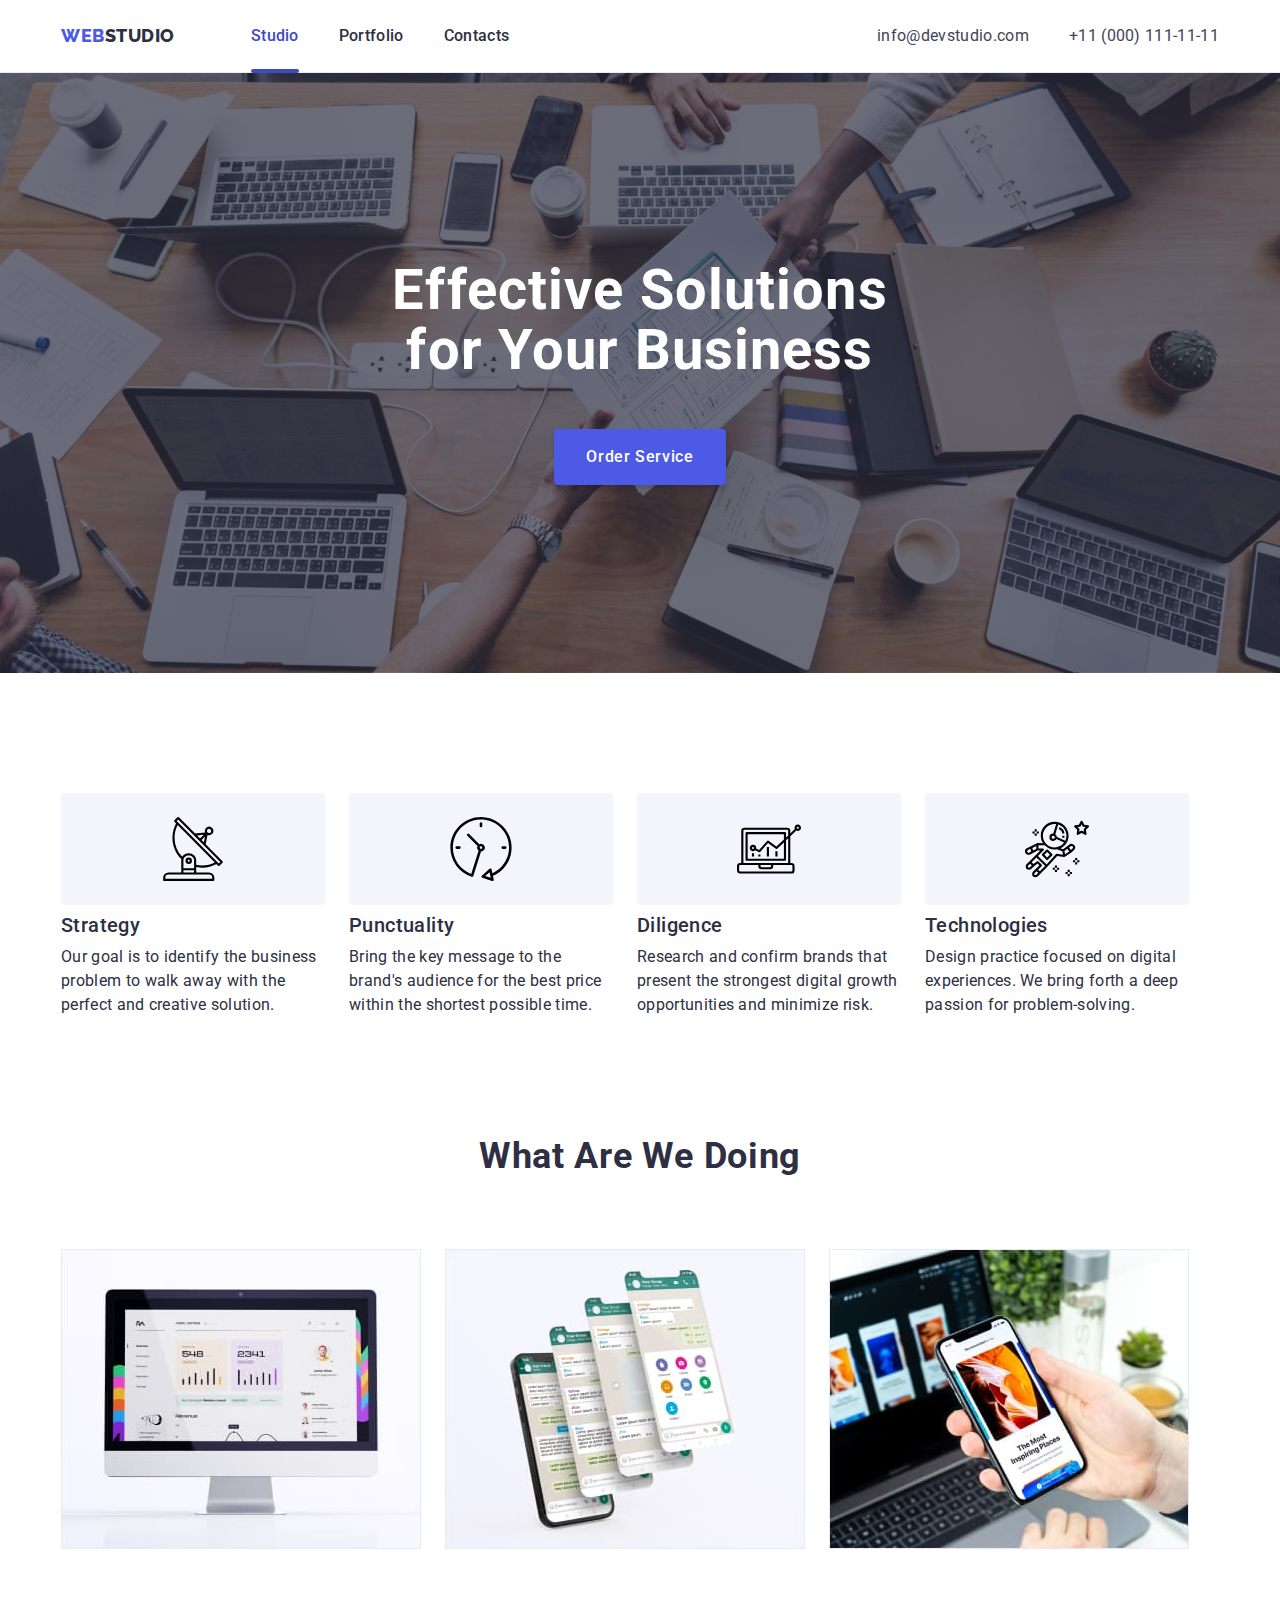
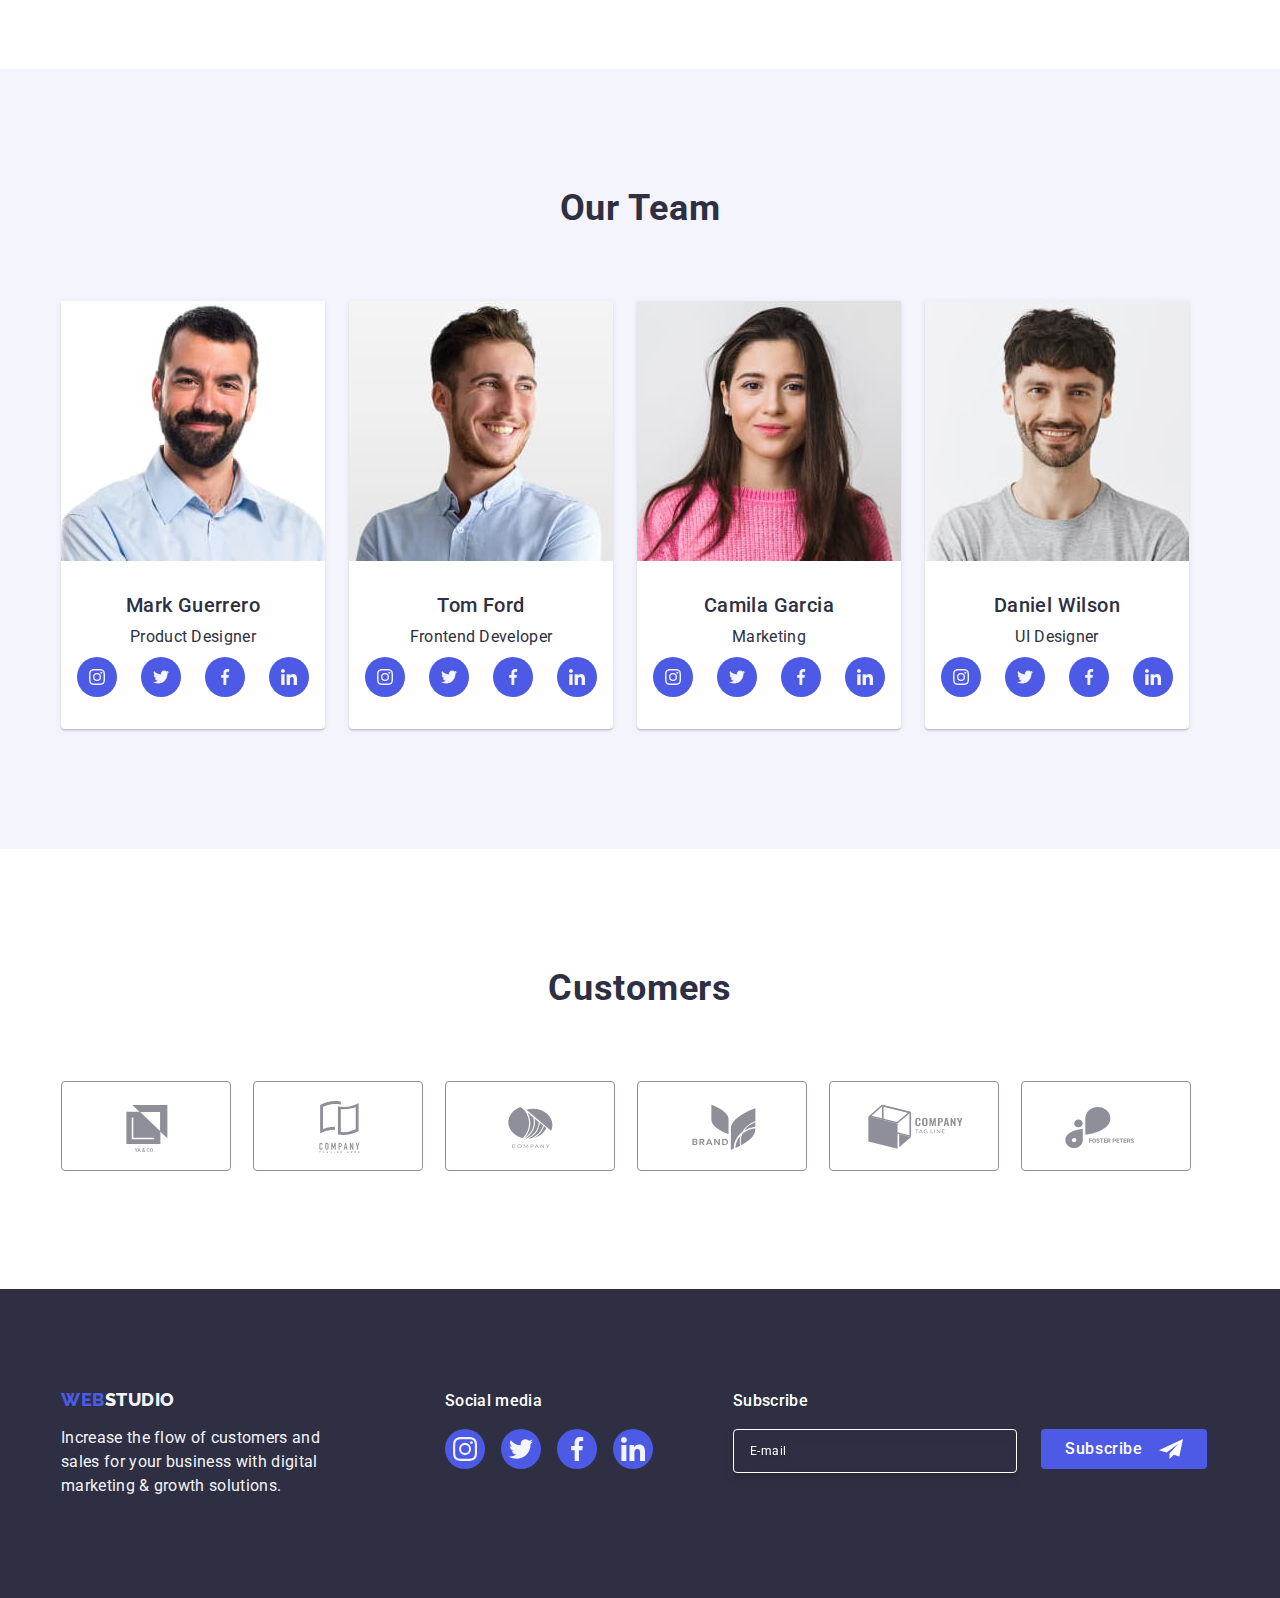
<file: index.html>
<!DOCTYPE html>
<html lang="en">
  <head>
    <meta charset="UTF-8" />
    <meta http-equiv="X-UA-Compatible" content="IE=edge" />
    <meta name="viewport" content="width=device-width, initial-scale=1.0" />
    <link rel="preconnect" href="https://fonts.googleapis.com" />
    <link rel="preconnect" href="https://fonts.gstatic.com" crossorigin />
    <link
      rel="stylesheet"
      href="https://fonts.googleapis.com/css2?family=Raleway:wght@800&family=Roboto:wght@400;500;700&display=swap"
    />
    <link
      rel="stylesheet"
      href="https://cdnjs.cloudflare.com/ajax/libs/modern-normalize/2.0.0/modern-normalize.min.css"
      integrity="sha512-4xo8blKMVCiXpTaLzQSLSw3KFOVPWhm/TRtuPVc4WG6kUgjH6J03IBuG7JZPkcWMxJ5huwaBpOpnwYElP/m6wg=="
      crossorigin="anonymous"
      referrerpolicy="no-referrer"
    />
    <link rel="stylesheet" href="./css/styles.css" />
    <title>Document</title>
  </head>

  <body>
    <header class="header">
      <div class="container">
        <nav class="site-nav">
          <a href="./index.html" class="logo link"
            >Web<span class="logo-word">Studio</span></a
          >
          <ul class="list">
            <li class="nav-link">
              <a href="./index.html" class="list-item current link">Studio</a>
            </li>
            <li class="nav-link">
              <a href="./portfolio.html" class="list-item link">Portfolio</a>
            </li>
            <li class="nav-link">
              <a href="" class="list-item link">Contacts</a>
            </li>
          </ul>
        </nav>

        <address class="address-nav">
          <ul class="list">
            <li class="list-item">
              <a href="mailto:info@devstudio.com" class="link"
                >info@devstudio.com</a
              >
            </li>
            <li class="list-item">
              <a href="tel:+110001111111" class="link">+11 (000) 111-11-11</a>
            </li>
          </ul>
        </address>
      </div>
    </header>

    <main>
      <section class="hero">
        <div class="hero-container container">
          <h1 class="header">Effective Solutions for Your Business</h1>
          <button type="button" class="button" data-modal-open>
            Order Service
          </button>
        </div>
      </section>

      <section class="traits">
        <div class="container">
          <h2 class="visually-hidden">Our traits</h2>
          <ul class="list">
            <li class="list-item">
              <div class="traits-icon-container">
                <svg class="traits-icon" width="64" height="64">
                  <use href="./images/icons.svg#strategy"></use>
                </svg>
              </div>
              <h3 class="header">Strategy</h3>
              <p class="paragraph">
                Our goal is to identify the business problem to walk away with
                the perfect and creative solution.
              </p>
            </li>
            <li class="list-item">
              <div class="traits-icon-container">
                <svg class="traits-icon" width="64" height="64">
                  <use href="./images/icons.svg#punctuality"></use>
                </svg>
              </div>
              <h3 class="header">Punctuality</h3>
              <p class="paragraph">
                Bring the key message to the brand's audience for the best price
                within the shortest possible time.
              </p>
            </li>
            <li class="list-item">
              <div class="traits-icon-container">
                <svg class="traits-icon" width="64" height="64">
                  <use href="./images/icons.svg#diligence"></use>
                </svg>
              </div>
              <h3 class="header">Diligence</h3>
              <p class="paragraph">
                Research and confirm brands that present the strongest digital
                growth opportunities and minimize risk.
              </p>
            </li>
            <li class="list-item">
              <div class="traits-icon-container">
                <svg class="traits-icon" width="64" height="64">
                  <use href="./images/icons.svg#technologies"></use>
                </svg>
              </div>
              <h3 class="header">Technologies</h3>
              <p class="paragraph">
                Design practice focused on digital experiences. We bring forth a
                deep passion for problem-solving.
              </p>
            </li>
          </ul>
        </div>
      </section>

      <section class="projects">
        <div class="container">
          <h2 class="header">What are we doing</h2>
          <ul class="list">
            <li class="projects-item">
              <img
                src="./images/what_we_doing_img_1.jpg"
                alt="Screen with charts"
                width="360"
              />
            </li>
            <li class="projects-item">
              <img
                src="./images/what_we_doing_img_2.jpg"
                alt="Smartphone with messenger"
                width="360"
              />
            </li>
            <li class="projects-item">
              <img
                src="./images/what_we_doing_img_3.jpg"
                alt="Smartphone and laptop demonstrating app"
                width="360"
              />
            </li>
          </ul>
        </div>
      </section>

      <section class="team">
        <div class="container">
          <h2 class="header">Our Team</h2>
          <ul class="list">
            <li class="member-card">
              <img
                src="./images/our_team_1.jpg"
                alt="Product Designer"
                width="264"
              />
              <div class="member-text">
                <h3 class="member-name">Mark Guerrero</h3>
                <p class="member-role">Product Designer</p>
                <ul class="member-icons">
                  <li class="member-icon-container">
                    <a href="instagram.com" class="member-icon-link">
                      <svg class="member-icon" width="16" height="16">
                        <use href="./images/icons.svg#instagram"></use>
                      </svg>
                    </a>
                  </li>
                  <li class="member-icon-container">
                    <a href="twitter.com" class="member-icon-link">
                      <svg class="member-icon" width="16" height="16">
                        <use href="./images/icons.svg#twitter"></use>
                      </svg>
                    </a>
                  </li>
                  <li class="member-icon-container">
                    <a href="facebook.com" class="member-icon-link">
                      <svg class="member-icon" width="16" height="16">
                        <use href="./images/icons.svg#facebook"></use>
                      </svg>
                    </a>
                  </li>
                  <li class="member-icon-container">
                    <a href="linkedin.com" class="member-icon-link">
                      <svg class="member-icon" width="16" height="16">
                        <use href="./images/icons.svg#linkedin"></use>
                      </svg>
                    </a>
                  </li>
                </ul>
              </div>
            </li>
            <li class="member-card">
              <img
                src="./images/our_team_2.jpg"
                alt="Frontend Developer"
                width="264"
              />
              <div class="member-text">
                <h3 class="member-name">Tom Ford</h3>
                <p class="member-role">Frontend Developer</p>
                <ul class="member-icons">
                  <li class="member-icon-container">
                    <a href="instagram.com" class="member-icon-link">
                      <svg class="member-icon" width="16" height="16">
                        <use href="./images/icons.svg#instagram"></use>
                      </svg>
                    </a>
                  </li>
                  <li class="member-icon-container">
                    <a href="twitter.com" class="member-icon-link">
                      <svg class="member-icon" width="16" height="16">
                        <use href="./images/icons.svg#twitter"></use>
                      </svg>
                    </a>
                  </li>
                  <li class="member-icon-container">
                    <a href="facebook.com" class="member-icon-link">
                      <svg class="member-icon" width="16" height="16">
                        <use href="./images/icons.svg#facebook"></use>
                      </svg>
                    </a>
                  </li>
                  <li class="member-icon-container">
                    <a href="linkedin.com" class="member-icon-link">
                      <svg class="member-icon" width="16" height="16">
                        <use href="./images/icons.svg#linkedin"></use>
                      </svg>
                    </a>
                  </li>
                </ul>
              </div>
            </li>
            <li class="member-card">
              <img src="./images/our_team_3.jpg" alt="Marketing" width="264" />
              <div class="member-text">
                <h3 class="member-name">Camila Garcia</h3>
                <p class="member-role">Marketing</p>
                <ul class="member-icons">
                  <li class="member-icon-container">
                    <a href="instagram.com" class="member-icon-link">
                      <svg class="member-icon" width="16" height="16">
                        <use href="./images/icons.svg#instagram"></use>
                      </svg>
                    </a>
                  </li>
                  <li class="member-icon-container">
                    <a href="twitter.com" class="member-icon-link">
                      <svg class="member-icon" width="16" height="16">
                        <use href="./images/icons.svg#twitter"></use>
                      </svg>
                    </a>
                  </li>
                  <li class="member-icon-container">
                    <a href="facebook.com" class="member-icon-link">
                      <svg class="member-icon" width="16" height="16">
                        <use href="./images/icons.svg#facebook"></use>
                      </svg>
                    </a>
                  </li>
                  <li class="member-icon-container">
                    <a href="linkedin.com" class="member-icon-link">
                      <svg class="member-icon" width="16" height="16">
                        <use href="./images/icons.svg#linkedin"></use>
                      </svg>
                    </a>
                  </li>
                </ul>
              </div>
            </li>
            <li class="member-card">
              <img
                src="./images/our_team_4.jpg"
                alt="UI Designer"
                width="264"
              />
              <div class="member-text">
                <h3 class="member-name">Daniel Wilson</h3>
                <p class="member-role">UI Designer</p>
                <ul class="member-icons">
                  <li class="member-icon-container">
                    <a href="instagram.com" class="member-icon-link">
                      <svg class="member-icon" width="16" height="16">
                        <use href="./images/icons.svg#instagram"></use>
                      </svg>
                    </a>
                  </li>
                  <li class="member-icon-container">
                    <a href="twitter.com" class="member-icon-link">
                      <svg class="member-icon" width="16" height="16">
                        <use href="./images/icons.svg#twitter"></use>
                      </svg>
                    </a>
                  </li>
                  <li class="member-icon-container">
                    <a href="facebook.com" class="member-icon-link">
                      <svg class="member-icon" width="16" height="16">
                        <use href="./images/icons.svg#facebook"></use>
                      </svg>
                    </a>
                  </li>
                  <li class="member-icon-container">
                    <a href="linkedin.com" class="member-icon-link">
                      <svg class="member-icon" width="16" height="16">
                        <use href="./images/icons.svg#linkedin"></use>
                      </svg>
                    </a>
                  </li>
                </ul>
              </div>
            </li>
          </ul>
        </div>
      </section>

      <section class="customers">
        <div class="container">
          <h2 class="header">Customers</h2>
          <ul class="customers-list">
            <li class="customer-icon-container">
              <a href="" class="customer-icon-link link">
                <svg class="customer-icon" width="104" height="56">
                  <use href="./images/icons.svg#customer_1"></use>
                </svg>
              </a>
            </li>
            <li class="customer-icon-container">
              <a href="" class="customer-icon-link link">
                <svg class="customer-icon" width="104" height="56">
                  <use href="./images/icons.svg#customer_2"></use>
                </svg>
              </a>
            </li>
            <li class="customer-icon-container">
              <a href="" class="customer-icon-link link">
                <svg class="customer-icon" width="104" height="56">
                  <use href="./images/icons.svg#customer_3"></use>
                </svg>
              </a>
            </li>
            <li class="customer-icon-container">
              <a href="" class="customer-icon-link link">
                <svg class="customer-icon" width="104" height="56">
                  <use href="./images/icons.svg#customer_4"></use>
                </svg>
              </a>
            </li>
            <li class="customer-icon-container">
              <a href="" class="customer-icon-link link">
                <svg class="customer-icon" width="104" height="56">
                  <use href="./images/icons.svg#customer_5"></use>
                </svg>
              </a>
            </li>
            <li class="customer-icon-container">
              <a href="" class="customer-icon-link link">
                <svg class="customer-icon" width="104" height="56">
                  <use href="./images/icons.svg#customer_6"></use>
                </svg>
              </a>
            </li>
          </ul>
        </div>
      </section>
    </main>

    <footer class="footer">
      <div class="container">
        <div class="footer-left">
          <a href="./index.html" class="logo link"
            >Web<span class="logo-word">Studio</span></a
          >
          <p class="footer-text">
            Increase the flow of customers and sales for your business with
            digital marketing & growth solutions.
          </p>
        </div>
        <div class="footer-socials">
          <p class="footer-header">Social media</p>
          <ul class="footer-socials-icons list">
            <li class="footer-icon-container">
              <a href="instagram.com" class="footer-icon-link">
                <svg class="footer-icon" width="24" height="24">
                  <use href="./images/icons.svg#instagram"></use>
                </svg>
              </a>
            </li>
            <li class="footer-icon-container">
              <a href="twitter.com" class="footer-icon-link">
                <svg class="footer-icon" width="24" height="24">
                  <use href="./images/icons.svg#twitter"></use>
                </svg>
              </a>
            </li>
            <li class="footer-icon-container">
              <a href="facebook.com" class="footer-icon-link">
                <svg class="footer-icon" width="24" height="24">
                  <use href="./images/icons.svg#facebook"></use>
                </svg>
              </a>
            </li>
            <li class="footer-icon-container">
              <a href="linkedin.com" class="footer-icon-link">
                <svg class="footer-icon" width="24" height="24">
                  <use href="./images/icons.svg#linkedin"></use>
                </svg>
              </a>
            </li>
          </ul>
        </div>
        <div class="footer-form-div">
          <p class="footer-header">Subscribe</p>
          <form class="footer-form">
            <label class="footer-submit">
              <input
                class="footer-input"
                type="email"
                name="email"
                placeholder="E-mail"
              />
            </label>
            <button class="button" type="submit">
              Subscribe
              <svg class="footer-button-icon" width="24" height="24">
                <use href="./images/icons.svg#telegram"></use>
              </svg>
            </button>
          </form>
        </div>
      </div>
    </footer>

    <div class="backdrop is-hidden" data-modal>
      <div class="modal">
        <button type="button" class="modal-button" data-modal-close>
          <svg class="modal-x" width="8" height="8">
            <use href="./images/icons.svg#x"></use>
          </svg>
        </button>
        <p class="form-header">Leave your contacts and we will call you back</p>
        <form class="modal-form" autocomplete="off">
          <div class="form-field">
            <label for="user-name" class="field-label">Name</label>
            <div class="input-icon-container">
              <input
                class="form-input"
                type="text"
                name="user-name"
                id="user-name"
              />
              <svg class="form-input-icon" width="18" height="24">
                <use href="./images/icons.svg#name"></use>
              </svg>
            </div>
          </div>

          <div class="form-field">
            <label for="phone" class="field-label">Phone</label>
            <div class="input-icon-container">
              <input class="form-input" type="tel" name="phone" id="phone" />
              <svg class="form-input-icon" width="18" height="24">
                <use href="./images/icons.svg#phone"></use>
              </svg>
            </div>
          </div>

          <div class="form-field">
            <label for="email" class="field-label">Email</label>
            <div class="input-icon-container">
              <input class="form-input" type="email" name="email" id="email" />
              <svg class="form-input-icon" width="18" height="24">
                <use href="./images/icons.svg#email"></use>
              </svg>
            </div>
          </div>

          <div class="form-field comment">
            <label for="user-comment" class="field-label"> Comment </label>
            <textarea
              class="textarea"
              name="user-comment"
              id="user-comment"
              placeholder="Text input"
            ></textarea>
          </div>

          <div class="form-checkbox">
            <input
              class="checkbox visually-hidden"
              type="checkbox"
              name="user-privacy"
              id="user-privacy"
              value="true"
            />
            <label for="user-privacy" class="field-label checkbox-label">
              <span class="form-checkbox-input">
                <svg class="form-checkbox-icon" width="10" height="8">
                  <use href="./images/icons.svg#checkbox"></use>
                </svg> </span
              >I accept the terms and conditions of the<a
                href="#"
                class="pp-link"
                >Privacy Policy</a
              ></label
            >
          </div>

          <button class="button" type="submit">Send</button>
        </form>
      </div>
    </div>

    <script src="./js/modal.js"></script>
  </body>
</html>
</file>
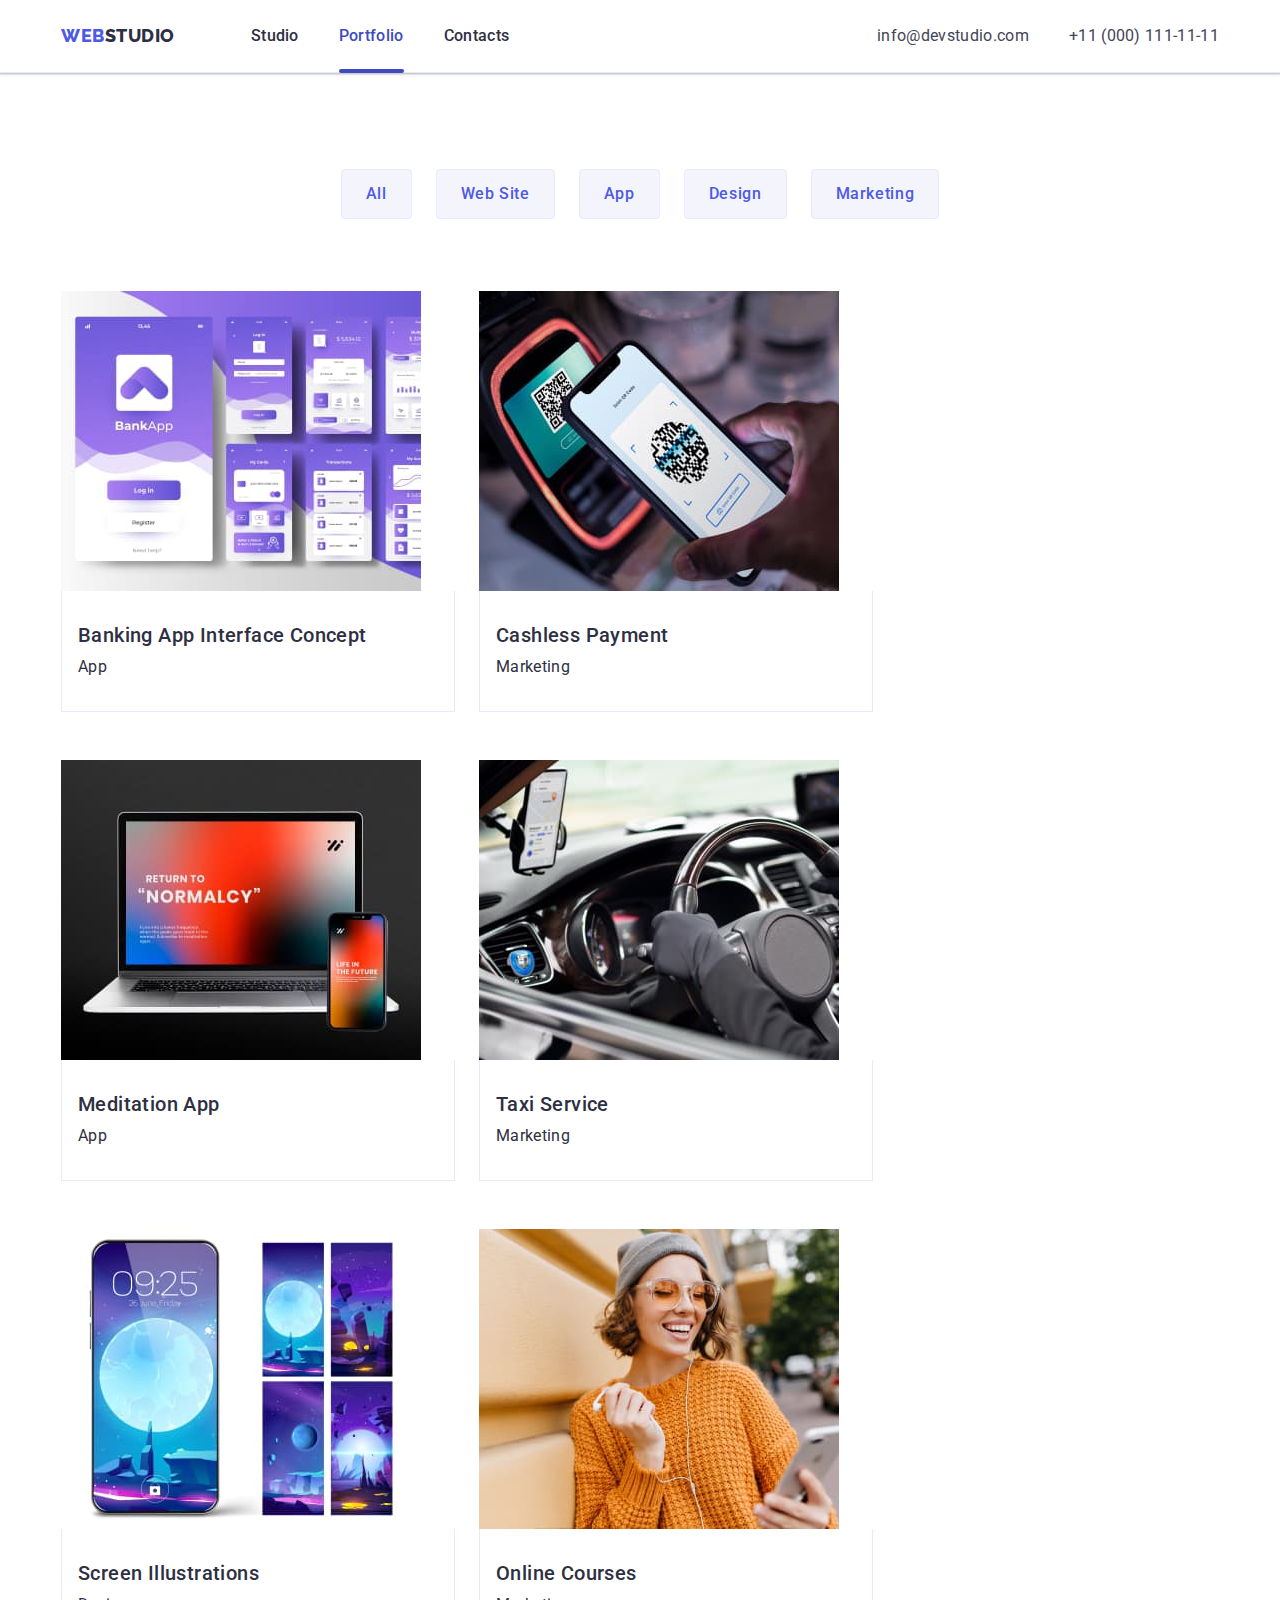
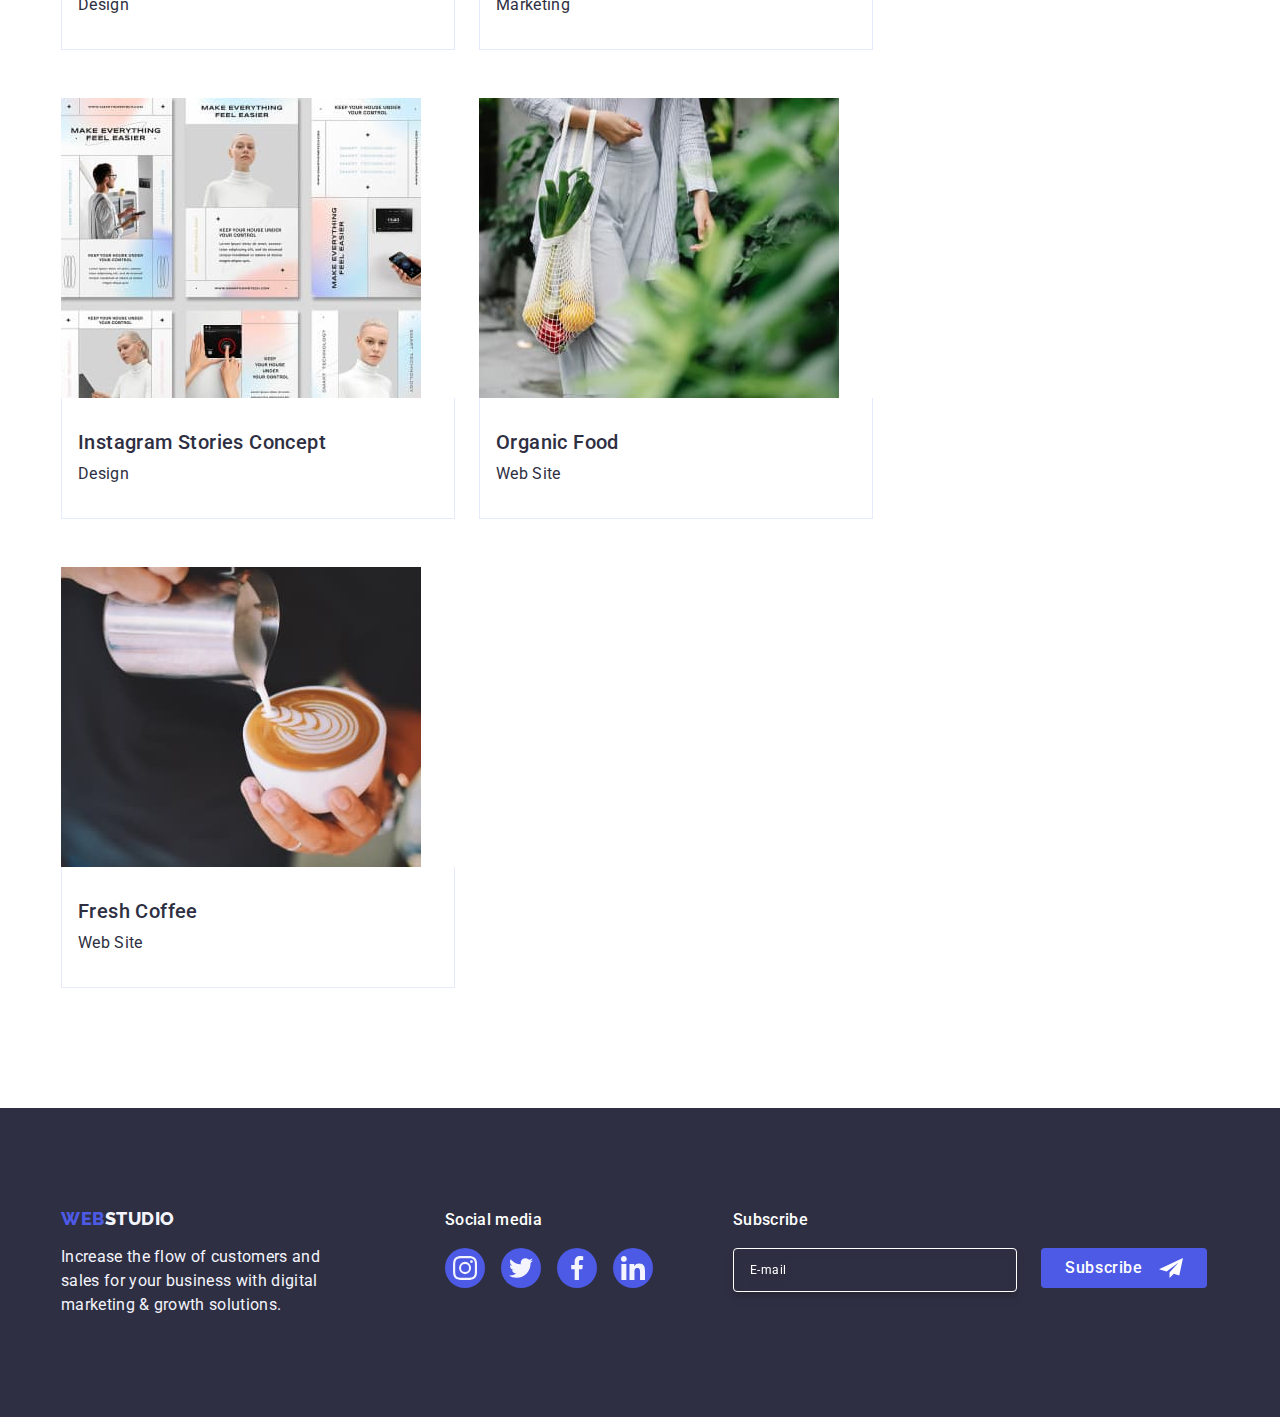
<file: portfolio.html>
<!DOCTYPE html>
<html lang="en">
  <head>
    <meta charset="UTF-8" />
    <meta http-equiv="X-UA-Compatible" content="IE=edge" />
    <meta name="viewport" content="width=device-width, initial-scale=1.0" />
    <link rel="preconnect" href="https://fonts.googleapis.com" />
    <link rel="preconnect" href="https://fonts.gstatic.com" crossorigin />
    <link
      rel="stylesheet"
      href="https://fonts.googleapis.com/css2?family=Raleway:wght@800&family=Roboto:wght@400;500;700&display=swap"
    />
    <link
      rel="stylesheet"
      href="https://cdnjs.cloudflare.com/ajax/libs/modern-normalize/2.0.0/modern-normalize.min.css"
      integrity="sha512-4xo8blKMVCiXpTaLzQSLSw3KFOVPWhm/TRtuPVc4WG6kUgjH6J03IBuG7JZPkcWMxJ5huwaBpOpnwYElP/m6wg=="
      crossorigin="anonymous"
      referrerpolicy="no-referrer"
    />
    <link rel="stylesheet" href="./css/styles.css" />
    <title>Document</title>
  </head>

  <body>
    <header class="header">
      <div class="container">
        <nav class="site-nav">
          <a href="./index.html" class="logo link"
            >Web<span class="logo-word">Studio</span></a
          >
          <ul class="list">
            <li>
              <a href="./index.html" class="list-item link">Studio</a>
            </li>
            <li>
              <a href="./portfolio.html" class="list-item current link"
                >Portfolio</a
              >
            </li>
            <li>
              <a href="" class="list-item link">Contacts</a>
            </li>
          </ul>
        </nav>

        <address class="address-nav">
          <ul class="list">
            <li class="list-item">
              <a href="mailto:info@devstudio.com" class="link"
                >info@devstudio.com</a
              >
            </li>
            <li class="list-item">
              <a href="tel:+110001111111" class="link">+11 (000) 111-11-11</a>
            </li>
          </ul>
        </address>
      </div>
    </header>

    <main>
      <section class="portfolio">
        <div class="container">
          <h1 class="visually-hidden">Portfolio</h1>
          <ul class="button-list list">
            <li>
              <button type="button" class="filter-button">All</button>
            </li>
            <li>
              <button type="button" class="filter-button">Web Site</button>
            </li>
            <li>
              <button type="button" class="filter-button">App</button>
            </li>
            <li>
              <button type="button" class="filter-button">Design</button>
            </li>
            <li>
              <button type="button" class="filter-button">Marketing</button>
            </li>
          </ul>

          <ul class="projects-list list">
            <li class="portfolio-item">
              <a href="" class="link">
                <div class="portfolio-item-thumb">
                  <img
                    src="./images/banking_app.jpg"
                    alt="Banking App Interface Concept"
                    width="360"
                    class="portfolio-item-image"
                  />
                  <p class="portfolio-item-overlay">
                    14 Stylish and User-Friendly App Design Concepts · Task
                    Manager App · Calorie Tracker App · Exotic Fruit Ecommerce
                    App · Cloud Storage App
                  </p>
                </div>
                <div class="portfolio-item-text">
                  <h2 class="header">Banking App Interface Concept</h2>
                  <p class="text">App</p>
                </div>
              </a>
            </li>
            <li class="portfolio-item">
              <a href="" class="link">
                <div class="portfolio-item-thumb">
                  <img
                    src="./images/cashless_payment.jpg"
                    alt="Cashless Payment"
                    width="360"
                    class="portfolio-item-image"
                  />
                  <p class="portfolio-item-overlay">
                    14 Stylish and User-Friendly App Design Concepts · Task
                    Manager App · Calorie Tracker App · Exotic Fruit Ecommerce
                    App · Cloud Storage App
                  </p>
                </div>
                <div class="portfolio-item-text">
                  <h2 class="header">Cashless Payment</h2>
                  <p class="text">Marketing</p>
                </div>
              </a>
            </li>
            <li class="portfolio-item">
              <a href="" class="link">
                <div class="portfolio-item-thumb">
                  <img
                    src="./images/meditation_app.jpg"
                    alt="Meditation App"
                    width="360"
                    class="portfolio-item-image"
                  />
                  <p class="portfolio-item-overlay">
                    14 Stylish and User-Friendly App Design Concepts · Task
                    Manager App · Calorie Tracker App · Exotic Fruit Ecommerce
                    App · Cloud Storage App
                  </p>
                </div>
                <div class="portfolio-item-text">
                  <h2 class="header">Meditation App</h2>
                  <p class="text">App</p>
                </div>
              </a>
            </li>
            <li class="portfolio-item">
              <a href="" class="link">
                <div class="portfolio-item-thumb">
                  <img
                    src="./images/taxi_service.jpg"
                    alt="Taxi Service"
                    width="360"
                    class="portfolio-item-image"
                  />
                  <p class="portfolio-item-overlay">
                    14 Stylish and User-Friendly App Design Concepts · Task
                    Manager App · Calorie Tracker App · Exotic Fruit Ecommerce
                    App · Cloud Storage App
                  </p>
                </div>
                <div class="portfolio-item-text">
                  <h2 class="header">Taxi Service</h2>
                  <p class="text">Marketing</p>
                </div>
              </a>
            </li>
            <li class="portfolio-item">
              <a href="" class="link">
                <div class="portfolio-item-thumb">
                  <img
                    src="./images/screen_illustrations.jpg"
                    alt="Screen Illustrations"
                    width="360"
                    class="portfolio-item-image"
                  />
                  <p class="portfolio-item-overlay">
                    14 Stylish and User-Friendly App Design Concepts · Task
                    Manager App · Calorie Tracker App · Exotic Fruit Ecommerce
                    App · Cloud Storage App
                  </p>
                </div>
                <div class="portfolio-item-text">
                  <h2 class="header">Screen Illustrations</h2>
                  <p class="text">Design</p>
                </div>
              </a>
            </li>
            <li class="portfolio-item">
              <a href="" class="link">
                <div class="portfolio-item-thumb">
                  <img
                    src="./images/online_courses.jpg"
                    alt="Online Courses"
                    width="360"
                    class="portfolio-item-image"
                  />
                  <p class="portfolio-item-overlay">
                    14 Stylish and User-Friendly App Design Concepts · Task
                    Manager App · Calorie Tracker App · Exotic Fruit Ecommerce
                    App · Cloud Storage App
                  </p>
                </div>
                <div class="portfolio-item-text">
                  <h2 class="header">Online Courses</h2>
                  <p class="text">Marketing</p>
                </div>
              </a>
            </li>
            <li class="portfolio-item">
              <a href="" class="link">
                <div class="portfolio-item-thumb">
                  <img
                    src="./images/instagram_stories.jpg"
                    alt="Instagram Stories Concept"
                    width="360"
                    class="portfolio-item-image"
                  />
                  <p class="portfolio-item-overlay">
                    14 Stylish and User-Friendly App Design Concepts · Task
                    Manager App · Calorie Tracker App · Exotic Fruit Ecommerce
                    App · Cloud Storage App
                  </p>
                </div>
                <div class="portfolio-item-text">
                  <h2 class="header">Instagram Stories Concept</h2>
                  <p class="text">Design</p>
                </div>
              </a>
            </li>
            <li class="portfolio-item">
              <a href="" class="link">
                <div class="portfolio-item-thumb">
                  <img
                    src="./images/organic_food.jpg"
                    alt="Organic Food"
                    width="360"
                    class="portfolio-item-image"
                  />
                  <p class="portfolio-item-overlay">
                    14 Stylish and User-Friendly App Design Concepts · Task
                    Manager App · Calorie Tracker App · Exotic Fruit Ecommerce
                    App · Cloud Storage App
                  </p>
                </div>
                <div class="portfolio-item-text">
                  <h2 class="header">Organic Food</h2>
                  <p class="text">Web Site</p>
                </div>
              </a>
            </li>
            <li class="portfolio-item">
              <a href="" class="link">
                <div class="portfolio-item-thumb">
                  <img
                    src="./images/fresh_coffee.jpg"
                    alt="Fresh Coffee"
                    width="360"
                    class="portfolio-item-image"
                  />
                  <p class="portfolio-item-overlay">
                    14 Stylish and User-Friendly App Design Concepts · Task
                    Manager App · Calorie Tracker App · Exotic Fruit Ecommerce
                    App · Cloud Storage App
                  </p>
                </div>
                <div class="portfolio-item-text">
                  <h2 class="header">Fresh Coffee</h2>
                  <p class="text">Web Site</p>
                </div>
              </a>
            </li>
          </ul>
        </div>
      </section>
    </main>

    <footer class="footer">
      <div class="container">
        <div class="footer-left">
          <a href="./index.html" class="logo link"
            >Web<span class="logo-word">Studio</span></a
          >
          <p class="footer-text">
            Increase the flow of customers and sales for your business with
            digital marketing & growth solutions.
          </p>
        </div>
        <div class="footer-socials">
          <p class="footer-header">Social media</p>
          <ul class="footer-socials-icons list">
            <li class="footer-icon-container">
              <a href="instagram.com" class="footer-icon-link">
                <svg class="footer-icon" width="24" height="24">
                  <use href="./images/icons.svg#instagram"></use>
                </svg>
              </a>
            </li>
            <li class="footer-icon-container">
              <a href="twitter.com" class="footer-icon-link">
                <svg class="footer-icon" width="24" height="24">
                  <use href="./images/icons.svg#twitter"></use>
                </svg>
              </a>
            </li>
            <li class="footer-icon-container">
              <a href="facebook.com" class="footer-icon-link">
                <svg class="footer-icon" width="24" height="24">
                  <use href="./images/icons.svg#facebook"></use>
                </svg>
              </a>
            </li>
            <li class="footer-icon-container">
              <a href="linkedin.com" class="footer-icon-link">
                <svg class="footer-icon" width="24" height="24">
                  <use href="./images/icons.svg#linkedin"></use>
                </svg>
              </a>
            </li>
          </ul>
        </div>
        <div class="footer-form-div">
          <p class="footer-header">Subscribe</p>
          <form class="footer-form">
            <label class="footer-submit">
              <input
                class="footer-input"
                type="email"
                name="email"
                placeholder="E-mail"
              />
            </label>
            <button class="button" type="submit">
              Subscribe
              <svg class="footer-button-icon" width="24" height="24">
                <use href="./images/icons.svg#telegram"></use>
              </svg>
            </button>
          </form>
        </div>
      </div>
    </footer>
  </body>
</html>
</file>
<file: css/styles.css>
:root {
  --main-blue-color: #4d5ae5;
  --main-header-color: #2e2f42;
  --main-text-color: #434455;
  --link-hover-color: #404bbf;
  --cloud: #f4f4fd;
  --cornflower: #e7e9fc;
  --light-slate: #8e8f99;
  --quick-anim: 250ms cubic-bezier(0.4, 0, 0.2, 1);
}

/* Reset */

h1,
h2,
h3,
ul,
li,
p {
  color: var(--main-header-color);
  margin: 0;
  padding: 0;
}

body {
  margin: 0;
  font-family: 'Roboto', sans-serif;
  font-size: 16px;
  line-height: 1.5;
  letter-spacing: 0.02em;
  color: var(--main-text-color);
  background-color: #ffffff;
}

ul {
  list-style: none;
}

img {
  display: block;
}

.visually-hidden {
  position: absolute;
  width: 1px;
  height: 1px;
  margin: -1px;
  border: 0;
  padding: 0;

  white-space: nowrap;
  clip-path: inset(100%);
  clip: rect(0 0 0 0);
  overflow: hidden;
}

.container {
  width: 1158px;
  padding: 0 15px;
  margin: 0 auto;
}

header {
  border-bottom: 1px solid var(--cornflower);
  box-shadow: 0px 2px 1px rgba(46, 47, 66, 0.08),
    0px 1px 1px rgba(46, 47, 66, 0.16), 0px 1px 6px rgba(46, 47, 66, 0.08);
}

header .container {
  display: flex;
}

header .list-item {
  padding: 24px 0;
}

.link {
  text-decoration: none;
}

.button-list {
  display: flex;
  gap: 24px;
  margin-bottom: 72px;
  justify-content: center;
}

.projects-list {
  display: flex;
  flex-wrap: wrap;
  column-gap: 24px;
  row-gap: 48px;
}

.portfolio {
  padding-top: 96px;
  padding-bottom: 120px;
}

.portfolio .container {
  display: flex;
  flex-direction: column;
  align-items: center;
}

.filter-button {
  color: var(--main-blue-color);
  background-color: var(--cloud);
  border-color: transparent;
  font-family: 'Roboto', sans-serif;
  font-style: normal;
  font-weight: 500;
  font-size: 16px;
  line-height: 1.5;
  letter-spacing: 0.04em;
  cursor: pointer;
  padding: 12px 24px;
  border-radius: 4px;
  border: 1px solid var(--cornflower);
  transition: color var(--quick-anim), background-color var(--quick-anim),
    border-color var(--quick-anim), box-shadow var(--quick-anim);
}

.portfolio-item .header {
  color: var(--main-header-color);
  font-family: 'Roboto', sans-serif;
  font-style: normal;
  font-weight: 500;
  font-size: 20px;
  line-height: 1.2;
  letter-spacing: 0.02em;
  margin-bottom: 8px;
}

.filter-button:hover,
.filter-button:focus {
  color: #ffffff;
  background-color: var(--link-hover-color);
  border: 1px solid transparent;
  box-shadow: 0px 3px 1px rgba(0, 0, 0, 0.1), 0px 2px 1px rgba(0, 0, 0, 0.08),
    0px 2px 2px rgba(0, 0, 0, 0.12);
}

.portfolio-item .link {
  display: block;
  position: relative;
  transition: box-shadow var(--quick-anim);
}

.portfolio-item .link:hover,
.portfolio-item .link:focus {
  box-shadow: 0px 1px 6px rgba(46, 47, 66, 0.08),
    0px 1px 1px rgba(46, 47, 66, 0.16), 0px 2px 1px rgba(46, 47, 66, 0.08);
}

.portfolio-item-thumb {
  position: relative;
  overflow: hidden;
}

.portfolio-item-overlay {
  position: absolute;
  top: 0;
  left: 0;
  width: 100%;
  height: 100%;
  padding: 40px 32px;
  font-size: 16px;
  line-height: 1, 5;
  letter-spacing: 0.02em;
  color: var(--cloud);
  background-color: var(--main-blue-color);
  transform: translateY(100%);
  transition: transform var(--quick-anim);
}

.portfolio-item .link:hover .portfolio-item-overlay,
.portfolio-item .link:focus .portfolio-item-overlay {
  transform: translateY(0);
}

.portfolio-item-text {
  color: var(--main-text-color);
  width: 360px;
  padding: 32px 16px;
  border: 1px solid var(--cornflower);
  border-top: 0;
}

.logo {
  color: var(--main-blue-color);
  font-family: 'Raleway', sans-serif;
  font-weight: 800;
  font-size: 18px;
  line-height: 1.17;
  letter-spacing: 0.03em;
  text-transform: uppercase;
  margin-right: 76px;
}

.logo-word {
  color: var(--main-header-color);
}

.site-nav {
  display: flex;
  align-items: center;
}

.site-nav .list {
  display: flex;
  gap: 40px;
}

.site-nav .list .link {
  display: block;
  color: var(--main-header-color);
  font-weight: 500;
  font-size: 16px;
  line-height: 1.5;
  letter-spacing: 0.02em;
  transition: color var(--quick-anim);
}

.site-nav .list-item.current {
  color: var(--link-hover-color);
}

.list-item.link {
  position: relative;
}

.site-nav .list-item.current::after {
  content: '';
  position: absolute;
  left: 0;
  bottom: -1px;
  display: block;
  width: 100%;
  height: 4px;
  border-radius: 2px;
  background-color: var(--link-hover-color);
}

.button {
  display: flex;
  border: none;
  cursor: pointer;
}

.site-nav .list .link:hover,
.site-nav .list .link:focus {
  color: var(--link-hover-color);
  transition: color var(--quick-anim);
}

.address-nav {
  font-style: normal;
  margin-left: auto;
}

.address-nav .list {
  display: flex;
  gap: 40px;
}

.address-nav .link {
  color: var(--main-text-color);
  transition: color var(--quick-anim);
}

.address-nav .link:hover,
.address-nav .link:focus {
  color: var(--link-hover-color);
  transition: color var(--quick-anim);
}

.hero {
  padding: 188px 0;
  background-image: linear-gradient(
      rgba(46, 47, 66, 0.7),
      rgba(46, 47, 66, 0.7)
    ),
    url(../images/hero-background.jpg);
  background-repeat: no-repeat;
  background-size: cover;
  background-position: center;
}

.hero .container {
  display: flex;
  justify-content: center;
  align-items: center;
  flex-direction: column;
  gap: 48px;
}

.hero .header {
  color: #ffffff;
  font-weight: 700;
  font-size: 56px;
  line-height: 1.07;
  text-align: center;
  letter-spacing: 0.02em;
  max-width: 496px;
}

.hero .button,
.modal .button {
  color: #ffffff;
  background-color: var(--main-blue-color);
  font-family: 'Roboto', sans-serif;
  font-weight: 500;
  font-size: 16px;
  line-height: 1.5;
  text-align: center;
  letter-spacing: 0.04em;
  margin: 0 auto;
  padding: 16px 32px;
  border-radius: 4px;
  display: block;
  min-width: 169px;
  box-shadow: 0px 4px 4px 0px rgba(0, 0, 0, 0.15);
  transition: background-color var(--quick-anim);
}

.hero .button:hover,
.hero .button:focus {
  background-color: var(--link-hover-color);
  transition: background-color var(--quick-anim);
}

.traits {
  padding: 120px 0;
}

.traits .header {
  font-weight: 500;
  font-size: 20px;
  line-height: 1.2;
  letter-spacing: 0.02em;
  margin-bottom: 8px;
}

.traits-icon-container {
  background-color: var(--cloud);
  margin-bottom: 8px;
  width: 264px;
  height: 112px;
  display: flex;
  justify-content: center;
  align-items: center;
  border-radius: 4px;
}

.traits .list {
  display: flex;
  gap: 24px;
}

.traits .list-item {
  width: 264px;
}

.projects .list,
.team .list {
  display: flex;
  gap: 24px;
}

.projects .header {
  margin-bottom: 72px;
}

.projects {
  padding-bottom: 120px;
}

.projects-item {
  height: 300px;
  flex-basis: calc(100% - 48px) / 3;
}

.member-name {
  font-weight: 500;
  font-size: 20px;
  line-height: 1.2;
  text-align: center;
  letter-spacing: 0.02em;
  margin-bottom: 8px;
}

.member-role {
  text-align: center;
  margin-bottom: 8px;
}

.team {
  background-color: var(--cloud);
  padding: 120px 0;
}

.team .header {
  margin-bottom: 72px;
}

.team .member-text {
  padding: 32px 16px;
}

.projects .header,
.team .header {
  font-weight: 700;
  font-size: 36px;
  line-height: 1.11;
  text-align: center;
  letter-spacing: 0.02em;
  text-transform: capitalize;
}

.member-card {
  background-color: #ffffff;
  width: 264px;
  border-radius: 0px 0px 4px 4px;
  box-shadow: 0px 2px 1px 0px rgba(46, 47, 66, 0.08),
    0px 1px 1px 0px rgba(46, 47, 66, 0.16),
    0px 1px 6px 0px rgba(46, 47, 66, 0.08);
}

.member-text {
  display: flex;
  flex-direction: column;
}

.member-icons {
  width: 100%;
  display: flex;
  justify-content: center;
  gap: 24px;
}

.member-icon-container {
  width: 40px;
  height: 40px;
  display: flex;
  justify-content: center;
  align-items: center;
}

.member-icon-link {
  width: 100%;
  height: 100%;
  background-color: var(--main-blue-color);
  border-radius: 50%;
  display: flex;
  justify-content: center;
  align-items: center;
  transition: background-color var(--quick-anim);
}

.member-icon-link:hover,
.member-icon-link:focus {
  background-color: #404bbf;
  transition: background-color var(--quick-anim);
}

.member-icon {
  fill: var(--cloud);
}

.customers {
  padding: 120px 0;
}

.customers .container {
  display: flex;
  flex-direction: column;
  justify-content: center;
  align-items: center;
}

.customers-list {
  display: flex;
  gap: 24px;
  width: 100%;
}

.customer-icon-container {
  width: 168px;
  height: 88px;
}

.customer-icon-link {
  width: 100%;
  height: 100%;
  border: 1px solid var(--light-slate);
  display: flex;
  justify-content: center;
  align-items: center;
  border-radius: 4px;
  color: var(--light-slate);
  transition: border-color var(--quick-anim), color var(--quick-anim);
}

.customer-icon-link:hover,
.customer-icon-link:focus {
  border-color: var(--link-hover-color);
  color: var(--link-hover-color);
  transition: color var(--quick-anim), border-color var(--quick-anim);
}

.customer-icon {
  fill: currentColor;
}

.customers .header {
  margin-bottom: 72px;
  font-size: 36px;
  font-family: Roboto, sans-serif;
  font-weight: 700;
  line-height: 1.11;
  letter-spacing: 0.72px;
  text-transform: capitalize;
}

.backdrop {
  position: fixed;
  top: 0;
  left: 0;
  width: 100%;
  height: 100%;
  background: rgba(46, 47, 66, 0.4);
  transition: opacity var(--quick-anim), visibility var(--quick-anim);
}

.is-hidden {
  opacity: 0;
  pointer-events: none;
  visibility: hidden;
}

.modal {
  position: absolute;
  top: 50%;
  left: 50%;
  transform: translate(-50%, -50%);
  transition: transform var(--quick-anim);

  width: 408px;
  min-height: 584px;
  padding: 72px 24px 24px 24px;
  background: #fcfcfc;
  border-radius: 4px;
  box-shadow: 0px 2px 1px 0px rgba(0, 0, 0, 0.2),
    0px 1px 3px 0px rgba(0, 0, 0, 0.12), 0px 1px 1px 0px rgba(0, 0, 0, 0.14);
}

.modal-button {
  width: 24px;
  height: 24px;
  border: 1px solid rgba(0, 0, 0, 0.1);
  background: var(--cornflower);
  border-radius: 50%;
  cursor: pointer;
  position: absolute;
  top: 24px;
  right: 24px;
  display: flex;
  justify-content: center;
  align-items: center;
  padding: 0;
  transition: background-color var(--quick-anim), border var(--quick-anim);
}

.modal-button:hover,
.modal-button:focus {
  background-color: var(--link-hover-color);
  border: none;
}

.modal-button:hover .modal-x,
.modal-button:focus .modal-x {
  fill: white;
}

.modal-x {
  transition: fill var(--quick-anim);
}

.modal-form {
  display: flex;
  flex-direction: column;
  align-items: center;
  width: 360px;
  margin: 0 auto;
  margin-bottom: 24px;
}

.form-header {
  color: var(--main-header-color);
  font-size: 16px;
  font-weight: 500;
  line-height: 1.5;
  letter-spacing: 0.02em;
  text-align: center;
  margin-bottom: 16px;
}

.form-field {
  display: flex;
  flex-direction: column;
  margin-bottom: 8px;
  width: 100%;
  position: relative;
}

.field-label,
.textarea,
.form-input,
.textarea::placeholder {
  font-size: 12px;
  line-height: 1.17;
  letter-spacing: 0.04em;
  display: block;
  margin-bottom: 4px;
}

.field-label {
  margin-bottom: 4px;
  color: var(--light-slate);
}

.input-icon-container {
  position: relative;
}

.form-input,
.textarea {
  width: 100%;
  height: 40px;
  padding-left: 38px;
  border-radius: 4px;
  border: 1px solid rgba(46, 47, 66, 0.4);
  color: rgba(46, 47, 66, 0.4);
  background-color: transparent;
  outline: transparent;
  transition: border-color var(--quick-anim);
}

.form-input-icon {
  position: absolute;
  top: 50%;
  left: 16px;
  transform: translateY(-50%);
  transition: fill var(--quick-anim);
}

.comment {
  margin-bottom: 16px;
}

.textarea {
  height: 120px;
  padding: 8px 16px;
  color: rgba(46, 47, 66, 0.4);
  resize: none;
}

.form-input:focus,
textarea:focus {
  border-color: var(--main-blue-color);
}

.form-input:focus + .form-input-icon {
  fill: var(--main-blue-color);
}

.form-checkbox {
  width: 360px;
  margin-bottom: 24px;
  width: 100%;
  display: flex;
  align-items: center;
  gap: 8px;
}

.form-checkbox-input {
  display: inline-flex;
  align-items: center;
  justify-content: center;
  width: 16px;
  height: 16px;
  margin-right: 8px;
  fill: transparent;
  border-radius: 2px;
  border: 1px solid rgba(46, 47, 66, 0.4);
  transition: background-color var(--quick-anim), border var(--quick-anim),
    fill var(--quick-anim);
}

.checkbox:checked + .checkbox-label .form-checkbox-input {
  background-color: var(--link-hover-color);
  border: none;
  fill: var(--cloud);
}

.pp-link {
  color: var(--main-blue-color);
  text-decoration: underline;
}

.footer {
  background-color: var(--main-header-color);
  padding: 100px 0;
}

.footer .container {
  display: flex;
  align-items: baseline;
}

.footer .logo {
  display: inline-block;
  margin-bottom: 16px;
}

.footer .logo-word {
  color: var(--cloud);
}

.footer-text {
  color: var(--cloud);
  width: 264px;
}

.footer-socials {
  margin-right: 80px;
}

.footer-left {
  margin-right: 120px;
}

.footer-socials-icons {
  display: flex;
  width: 208px;
  gap: 16px;
}

.footer-icon-container {
  width: 40px;
  height: 40px;
}

.footer-icon-link {
  width: 100%;
  height: 100%;
  background-color: var(--main-blue-color);
  border-radius: 50%;
  display: flex;
  justify-content: center;
  align-items: center;
  transition: background-color var(--quick-anim);
}

.footer-icon-link:hover,
.footer-icon-link:focus {
  background-color: #31d0aa;
}

.footer-icon {
  fill: var(--cloud);
}

.footer-header {
  color: white;
  margin-bottom: 16px;
  font-weight: 500;
  font-size: 16px;
  line-height: 1.5;
  letter-spacing: 0.02em;
}

.footer-form {
  display: flex;
  gap: 24px;
}

.footer-input {
  width: 264px;
  height: 40px;
  border-radius: 4px;
  border: 1px solid white;
  box-shadow: 0px 4px 4px 0px rgba(0, 0, 0, 0.15);
  background-color: transparent;
}

.footer-submit {
  display: flex;
  gap: 24px;
}

.footer-input {
  padding-left: 16px;
  filter: drop-shadow(0px 4px 4px rgba(0, 0, 0, 0.15));
}

.footer-input,
.footer-input::placeholder {
  color: white;
  font-family: 'Roboto', sans-serif;
  font-size: 12px;
  line-height: 1.5;
  letter-spacing: 0.48px;
}

.footer .button {
  min-width: 165px;
  height: 40px;
  padding: 8px 24px;
  border: none;
  border-radius: 4px;
  background-color: var(--main-blue-color);
  color: white;
  display: flex;
  justify-content: center;
  align-items: center;
  font-family: 'Roboto', sans-serif;
  font-size: 16px;
  font-weight: 500;
  line-height: 1.5;
  letter-spacing: 0.04em;
}

.footer-button-icon {
  fill: white;
  margin-left: 16px;
}
</file>
